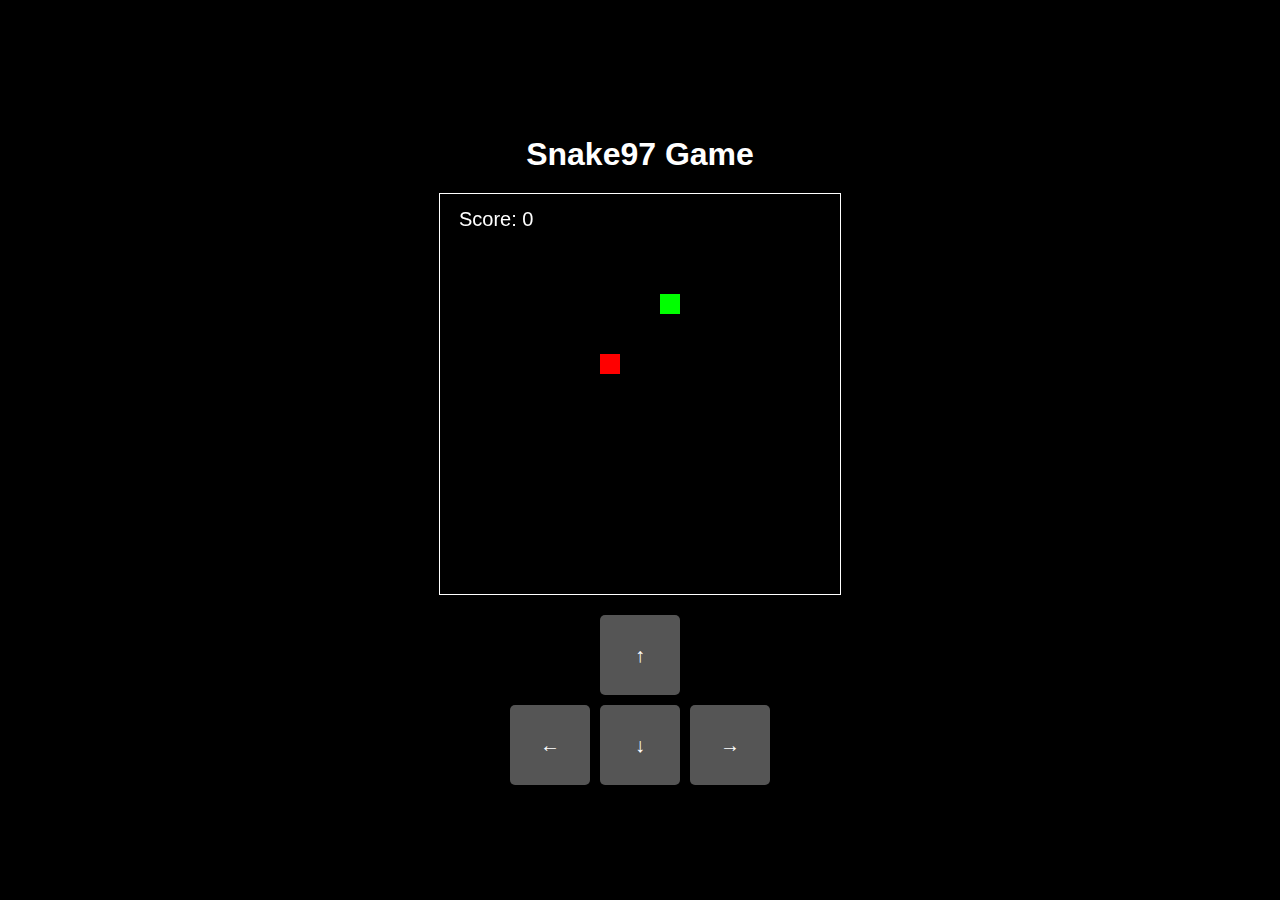
<file: index.html>
<!DOCTYPE html>
<html lang="en">
<head>
    <meta charset="UTF-8">
    <meta name="viewport" content="width=device-width, initial-scale=1.0">
    <title>Snake97 Game</title>
    <style>
        /* General Styles */
        body {
            margin: 0;
            display: flex;
            flex-direction: column;
            justify-content: center;
            align-items: center;
            height: 100vh;
            background-color: #000;
            color: white;
            font-family: Arial, sans-serif;
        }

        h1 {
            margin-bottom: 20px;
        }

        /* Game Container */
        #gameContainer {
            position: relative;
            display: inline-block;
        }

        #scoreDisplay {
            position: absolute;
            top: 10px;
            left: 10px;
            font-size: 20px;
            background: rgba(0, 0, 0, 0.7);
            padding: 5px 10px;
            border-radius: 5px;
        }

        #gameCanvas {
            display: block;
            border: 1px solid white;
            background-color: black;
        }

        /* Controls */
        #controls {
            display: flex;
            flex-direction: column;
            align-items: center;
            margin-top: 20px;
        }

        #directionButtons {
            display: grid;
            grid-template-columns: repeat(3, 80px); /* 3 Columns */
            grid-template-rows: repeat(2, 80px); /* 2 Rows */
            gap: 10px;
            justify-content: center;
        }

        /* Button Styling */
        .button {
            display: flex;
            justify-content: center;
            align-items: center;
            background-color: #555;
            color: white;
            border: none;
            border-radius: 5px;
            cursor: pointer;
            font-size: 20px;
            width: 80px;
            height: 80px;
        }

        .button:hover {
            background-color: #777;
        }

        .empty {
            background-color: transparent;
            cursor: default;
        }
    </style>
</head>
<body>
    <h1>Snake97 Game</h1>
    <div id="gameContainer">
        <div id="scoreDisplay">Score: 0</div>
        <canvas id="gameCanvas" width="400" height="400"></canvas>
    </div>
    <div id="controls">
        <div id="directionButtons">
            <button class="button empty"></button>
            <button class="button" id="upButton">↑</button>
            <button class="button empty"></button>
            <button class="button" id="leftButton">←</button>
            <button class="button" id="downButton">↓</button>
            <button class="button" id="rightButton">→</button>
        </div>
    </div>
    <script>
        // Get canvas and context
        const canvas = document.getElementById("gameCanvas");
        const ctx = canvas.getContext("2d");

        // Get direction buttons
        const upButton = document.getElementById("upButton");
        const downButton = document.getElementById("downButton");
        const leftButton = document.getElementById("leftButton");
        const rightButton = document.getElementById("rightButton");

        // Game constants
        const boxSize = 20; // Size of one grid box
        const rows = canvas.height / boxSize;
        const cols = canvas.width / boxSize;

        // Game variables
        let snake = [{ x: 5 * boxSize, y: 5 * boxSize }];
        let food = { x: 8 * boxSize, y: 8 * boxSize };
        let direction = "RIGHT";
        let score = 0;
        let isGameRunning = false;
        let gameInterval;

        // DOM reference for score display
        const scoreDisplay = document.getElementById("scoreDisplay");

        // Update score display
        function updateScore(points) {
            score += points;
            scoreDisplay.innerText = `Score: ${score}`;
        }

        // Draw snake
        function drawSnake() {
            ctx.fillStyle = "lime";
            snake.forEach(segment => {
                ctx.fillRect(segment.x, segment.y, boxSize, boxSize);
            });
        }

        // Draw food
        function drawFood() {
            ctx.fillStyle = "red";
            ctx.fillRect(food.x, food.y, boxSize, boxSize);
        }

        // Move snake
        function moveSnake() {
            const head = { ...snake[0] };

            if (direction === "UP") head.y -= boxSize;
            if (direction === "DOWN") head.y += boxSize;
            if (direction === "LEFT") head.x -= boxSize;
            if (direction === "RIGHT") head.x += boxSize;

            snake.unshift(head);

            if (head.x === food.x && head.y === food.y) {
                updateScore(10);
                generateNewFood();
            } else {
                snake.pop();
            }
        }

        // Generate new food
        function generateNewFood() {
            food.x = Math.floor(Math.random() * cols) * boxSize;
            food.y = Math.floor(Math.random() * rows) * boxSize;
        }

        // Check for collision
        function checkCollision() {
            const head = snake[0];

            if (head.x < 0 || head.y < 0 || head.x >= canvas.width || head.y >= canvas.height) {
                return true;
            }

            for (let i = 1; i < snake.length; i++) {
                if (head.x === snake[i].x && head.y === snake[i].y) {
                    return true;
                }
            }

            return false;
        }

        // Handle game over and automatically restart
        function handleGameOver() {
            alert(`Game Over! Your score: ${score}`);
            resetGame();
            startGame(); // Automatically restart the game
        }

        // Reset the game
        function resetGame() {
            snake = [{ x: 5 * boxSize, y: 5 * boxSize }];
            food = { x: 8 * boxSize, y: 8 * boxSize };
            direction = "RIGHT";
            score = 0;
            updateScore(0);
            clearInterval(gameInterval);
            isGameRunning = false;
            ctx.clearRect(0, 0, canvas.width, canvas.height);
        }

        // Game loop
        function gameLoop() {
            if (checkCollision()) {
                handleGameOver(); // Restart the game if collision occurs
                return;
            }

            ctx.clearRect(0, 0, canvas.width, canvas.height);
            moveSnake();
            drawSnake();
            drawFood();
        }

        // Start the game
        function startGame() {
            if (isGameRunning) return;
            isGameRunning = true;
            gameInterval = setInterval(gameLoop, 100);
        }

        // Direction controls
        upButton.addEventListener("click", () => {
            if (direction !== "DOWN") direction = "UP";
        });
        downButton.addEventListener("click", () => {
            if (direction !== "UP") direction = "DOWN";
        });
        leftButton.addEventListener("click", () => {
            if (direction !== "RIGHT") direction = "LEFT";
        });
        rightButton.addEventListener("click", () => {
            if (direction !== "LEFT") direction = "RIGHT";
        });

        // Automatically load and start the game when the page opens
        window.onload = function () {
            resetGame();
            startGame();
        };
    </script>
</body>
</html>
</file>
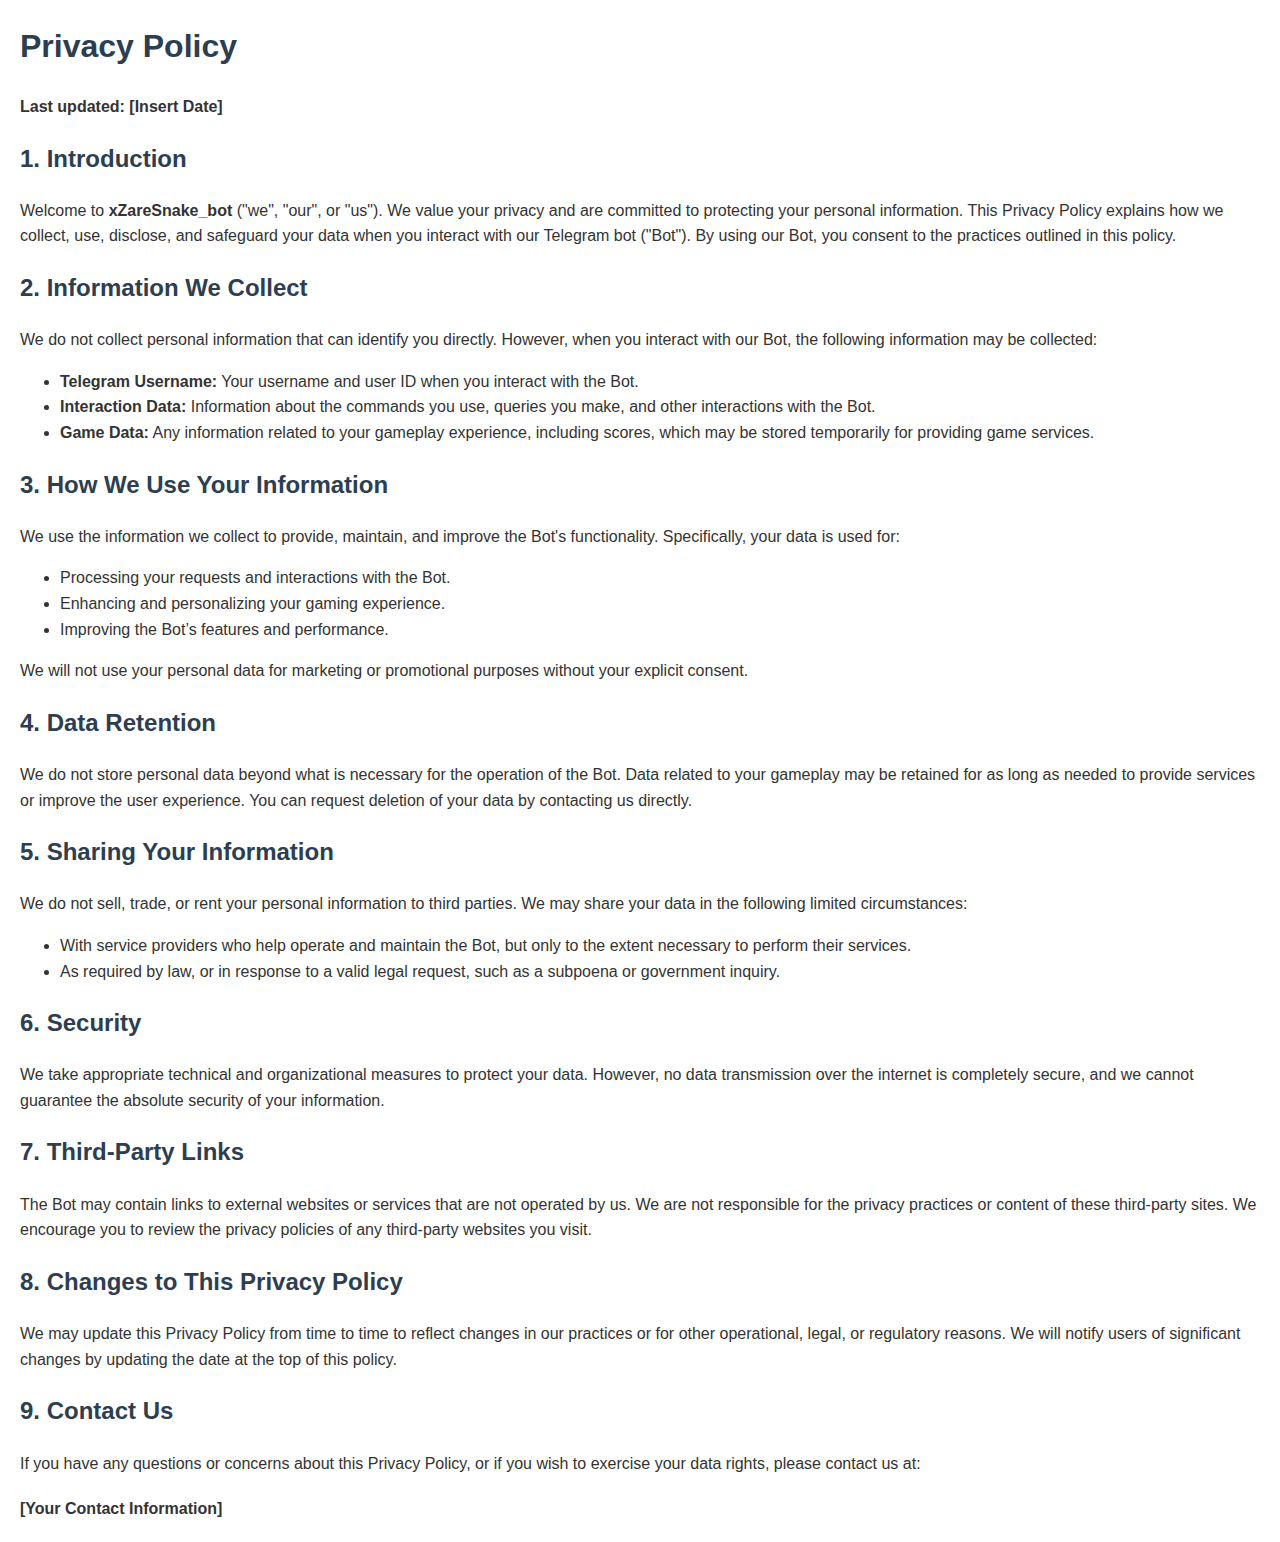
<file: privacy-policy.html>
<!DOCTYPE html>
<html lang="en">
<head>
    <meta charset="UTF-8">
    <meta name="viewport" content="width=device-width, initial-scale=1.0">
    <title>Privacy Policy</title>
    <style>
        body {
            font-family: Arial, sans-serif;
            line-height: 1.6;
            margin: 20px;
            color: #333;
        }
        h1, h2 {
            color: #2c3e50;
        }
        p {
            margin-bottom: 15px;
        }
        .contact-info {
            font-weight: bold;
            margin-top: 20px;
        }
    </style>
</head>
<body>

    <h1>Privacy Policy</h1>
    <p><strong>Last updated: [Insert Date]</strong></p>

    <h2>1. Introduction</h2>
    <p>Welcome to <strong>xZareSnake_bot</strong> ("we", "our", or "us"). We value your privacy and are committed to protecting your personal information. This Privacy Policy explains how we collect, use, disclose, and safeguard your data when you interact with our Telegram bot ("Bot"). By using our Bot, you consent to the practices outlined in this policy.</p>

    <h2>2. Information We Collect</h2>
    <p>We do not collect personal information that can identify you directly. However, when you interact with our Bot, the following information may be collected:</p>
    <ul>
        <li><strong>Telegram Username:</strong> Your username and user ID when you interact with the Bot.</li>
        <li><strong>Interaction Data:</strong> Information about the commands you use, queries you make, and other interactions with the Bot.</li>
        <li><strong>Game Data:</strong> Any information related to your gameplay experience, including scores, which may be stored temporarily for providing game services.</li>
    </ul>

    <h2>3. How We Use Your Information</h2>
    <p>We use the information we collect to provide, maintain, and improve the Bot's functionality. Specifically, your data is used for:</p>
    <ul>
        <li>Processing your requests and interactions with the Bot.</li>
        <li>Enhancing and personalizing your gaming experience.</li>
        <li>Improving the Bot’s features and performance.</li>
    </ul>
    <p>We will not use your personal data for marketing or promotional purposes without your explicit consent.</p>

    <h2>4. Data Retention</h2>
    <p>We do not store personal data beyond what is necessary for the operation of the Bot. Data related to your gameplay may be retained for as long as needed to provide services or improve the user experience. You can request deletion of your data by contacting us directly.</p>

    <h2>5. Sharing Your Information</h2>
    <p>We do not sell, trade, or rent your personal information to third parties. We may share your data in the following limited circumstances:</p>
    <ul>
        <li>With service providers who help operate and maintain the Bot, but only to the extent necessary to perform their services.</li>
        <li>As required by law, or in response to a valid legal request, such as a subpoena or government inquiry.</li>
    </ul>

    <h2>6. Security</h2>
    <p>We take appropriate technical and organizational measures to protect your data. However, no data transmission over the internet is completely secure, and we cannot guarantee the absolute security of your information.</p>

    <h2>7. Third-Party Links</h2>
    <p>The Bot may contain links to external websites or services that are not operated by us. We are not responsible for the privacy practices or content of these third-party sites. We encourage you to review the privacy policies of any third-party websites you visit.</p>

    <h2>8. Changes to This Privacy Policy</h2>
    <p>We may update this Privacy Policy from time to time to reflect changes in our practices or for other operational, legal, or regulatory reasons. We will notify users of significant changes by updating the date at the top of this policy.</p>

    <h2>9. Contact Us</h2>
    <p>If you have any questions or concerns about this Privacy Policy, or if you wish to exercise your data rights, please contact us at:</p>
    <p class="contact-info"><strong>[Your Contact Information]</strong></p>

</body>
</html>
</file>
